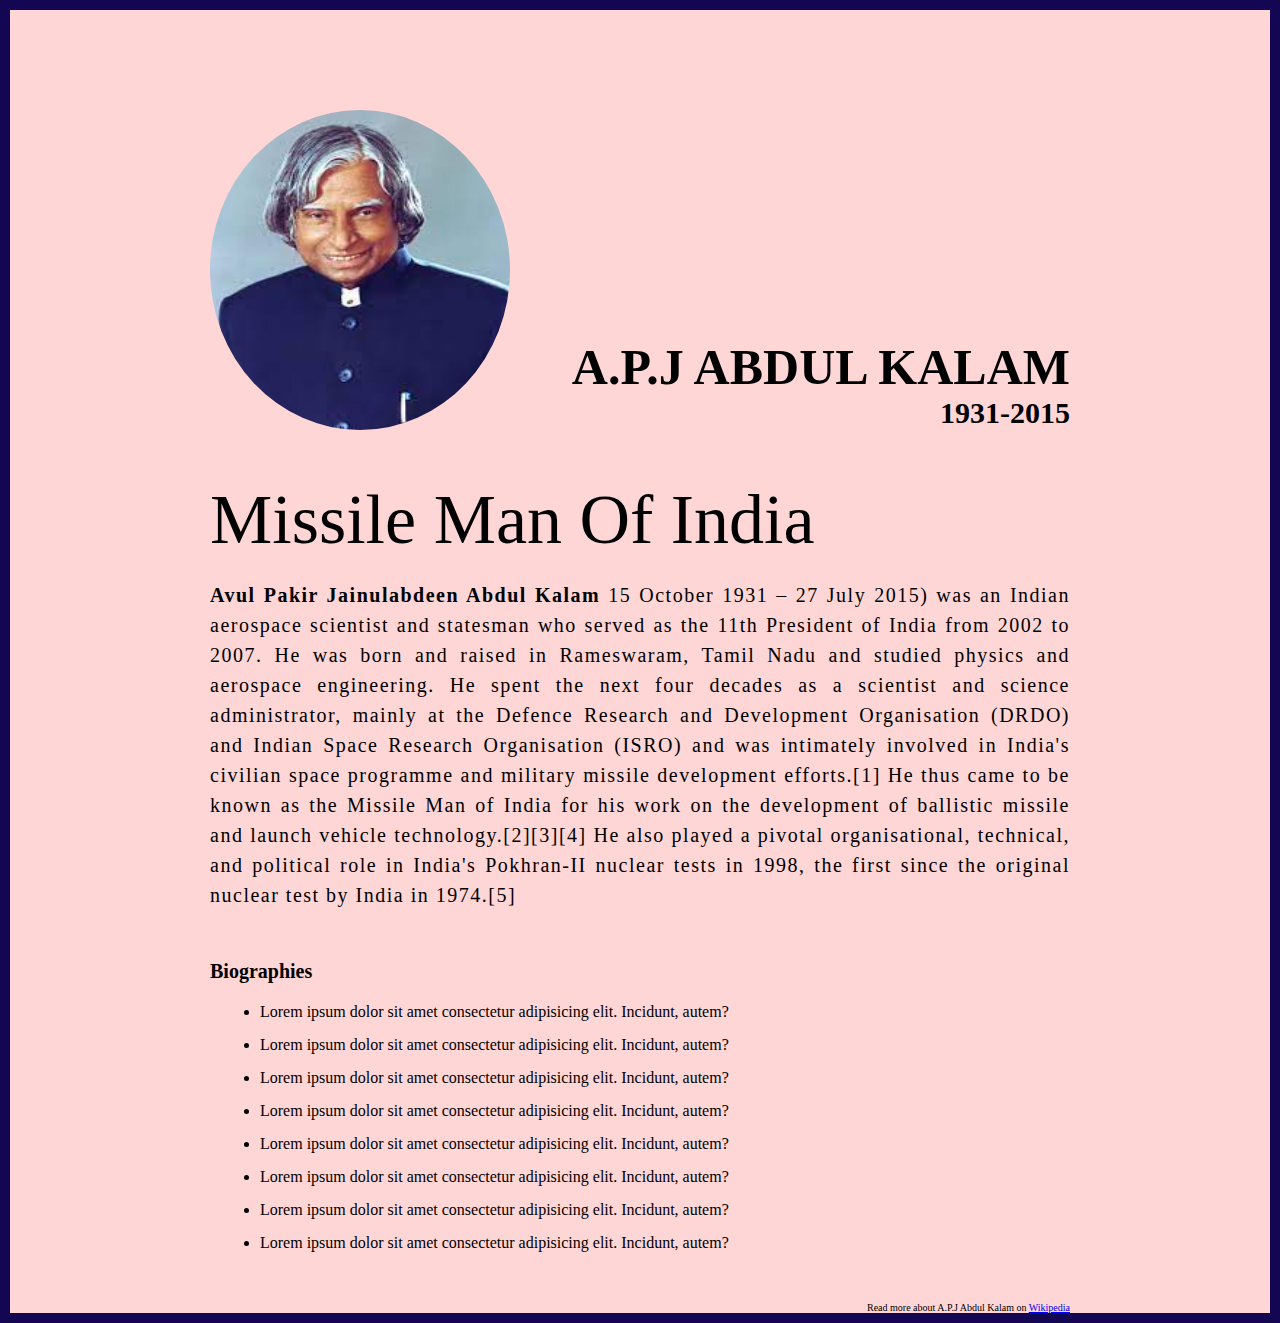
<file: 1-Tribute Website/index.html>
<!DOCTYPE html>
<html lang="en">

<head>
    <meta charset="UTF-8">
    <meta http-equiv="X-UA-Compatible" content="IE=edge">
    <meta name="viewport" content="width=device-width, initial-scale=1.0">
    <title>The Tribute Website - A.P.J Abdul Kalam</title>
    <link rel="stylesheet" href="style.css">
</head>

<body>
    <div class="container">
        <div class="content">
            <section class="top_section">
                <div class="image_container">
                    <img src="./images/apj.jpg" alt="tribute" />
                </div>
                <div class="title">
                    <h1>A.P.J Abdul Kalam</h1>
                    <h4>1931-2015</h4>
                </div>
            </section>
            <section class="about_section">
                <h2>Missile Man Of India</h2>
                <p><b>Avul Pakir Jainulabdeen Abdul Kalam</b> 15 October 1931 – 27 July 2015) was an Indian aerospace
                    scientist and statesman who served as the 11th President of India from 2002 to 2007. He was born and
                    raised in Rameswaram, Tamil Nadu and studied physics and aerospace engineering. He spent the next
                    four decades as a scientist and science administrator, mainly at the Defence Research and
                    Development Organisation (DRDO) and Indian Space Research Organisation (ISRO) and was intimately
                    involved in India's civilian space programme and military missile development efforts.[1] He thus
                    came to be known as the Missile Man of India for his work on the development of ballistic missile
                    and launch vehicle technology.[2][3][4] He also played a pivotal organisational, technical, and
                    political role in India's Pokhran-II nuclear tests in 1998, the first since the original nuclear
                    test by India in 1974.[5] </p>
            </section>

            <section class="biography_section">
                <h3>Biographies</h3>
                <ul>
                    <li>Lorem ipsum dolor sit amet consectetur adipisicing elit. Incidunt, autem?</li>
                    <li>Lorem ipsum dolor sit amet consectetur adipisicing elit. Incidunt, autem?</li>
                    <li>Lorem ipsum dolor sit amet consectetur adipisicing elit. Incidunt, autem?</li>
                    <li>Lorem ipsum dolor sit amet consectetur adipisicing elit. Incidunt, autem?</li>
                    <li>Lorem ipsum dolor sit amet consectetur adipisicing elit. Incidunt, autem?</li>
                    <li>Lorem ipsum dolor sit amet consectetur adipisicing elit. Incidunt, autem?</li>
                    <li>Lorem ipsum dolor sit amet consectetur adipisicing elit. Incidunt, autem?</li>
                    <li>Lorem ipsum dolor sit amet consectetur adipisicing elit. Incidunt, autem?</li>
                </ul>
            </section>
            <footer>
                <p> Read more about A.P.J Abdul Kalam on <a
                        href="https://en.wikipedia.org/wiki/A._P._J_Abdul_Kalam">Wikipedia</a></p>
            </footer>
        </div>
    </div>
</body>

</html>
</file>
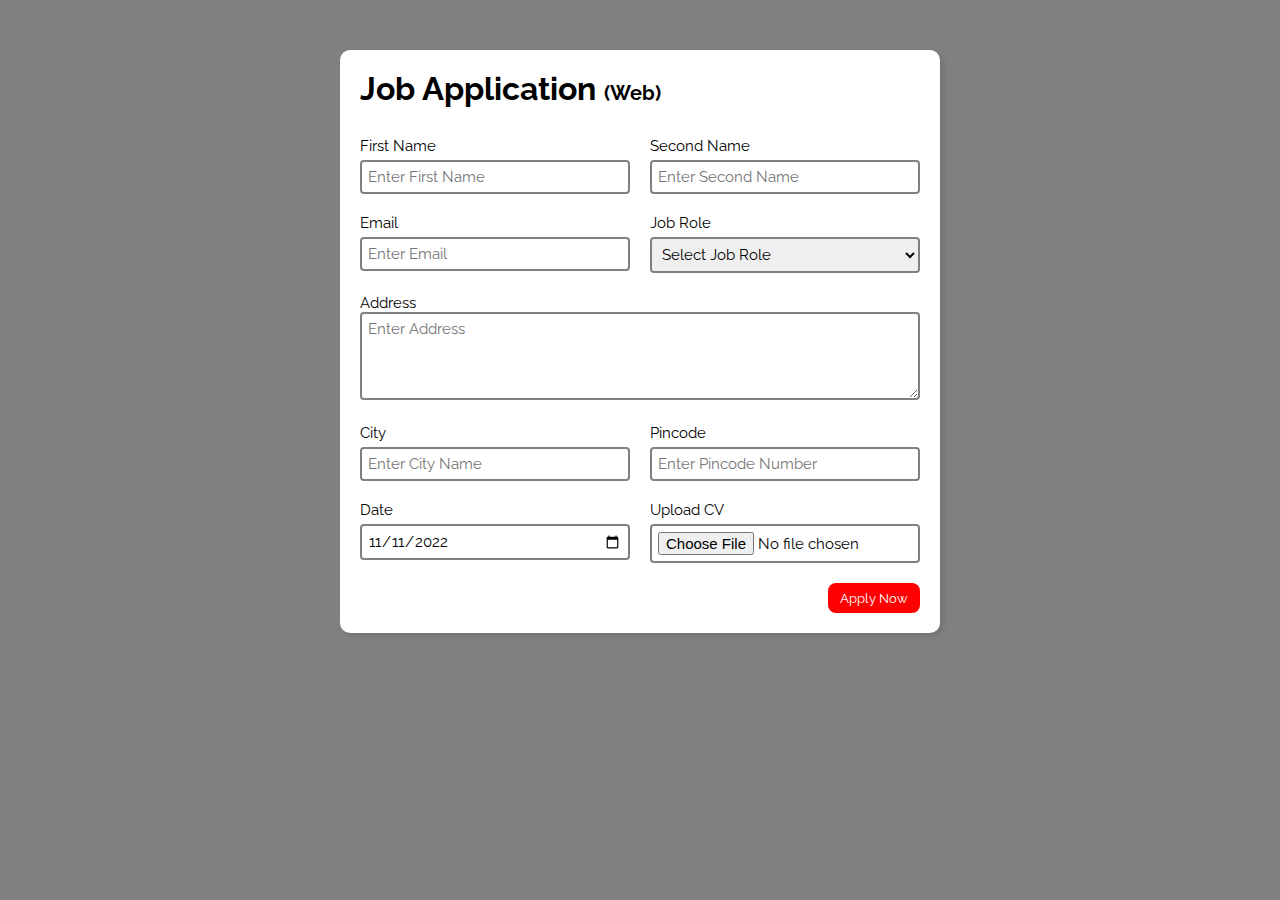
<file: 2-Job Application Website/index.html>
<!DOCTYPE html>
<html lang="en">

<head>
    <meta charset="UTF-8">
    <meta http-equiv="X-UA-Compatible" content="IE=edge">
    <meta name="viewport" content="width=device-width, initial-scale=1.0">
    <title>Job Application Website</title>
    <link rel="stylesheet" href="style.css">
</head>

<body>
    <div class="container">
        <div class="apply_box">
            <h1>Job Application
                <span class="title_small">
                    (Web)
                </span>
            </h1>

            <form action="">
                <div class="form_container">

                    <div class="form_control">
                        <label for="first_name">First Name</label>
                        <input type="text" name="first_name" id="first_name" placeholder="Enter First Name">
                    </div>

                    <div class="form_control">
                        <label for="second_name">Second Name</label>
                        <input type="text" name="second_name" id="second_name" placeholder="Enter Second Name">
                    </div>

                    <div class="form_control">
                        <label for="email">Email</label>
                        <input type="email" name="email" id="email" placeholder="Enter Email">
                    </div>

                    <div class="form_control">
                        <label for="job_role">Job Role</label>
                        <select name="job_role" id="job_role">
                            <option value="">Select Job Role</option>
                            <option value="frontend">Frontend Developer</option>
                            <option value="backend">Backend Developer</option>
                            <option value="full_stack">Full Stack Developer</option>
                            <option value="ui_ux">Full Stack Developer</option>
                        </select>
                    </div>

                    <div class="textarea_control">
                        <label for="address">Address</label>
                        <textarea name="address" id="address" cols="50" rows="4" placeholder="Enter Address"></textarea>
                    </div>

                    <div class="form_control">
                        <label for="city">City</label>
                        <input type="text" name="city" id="city" placeholder="Enter City Name">
                    </div>

                    <div class="form_control">
                        <label for="pincode">Pincode</label>
                        <input type="number" name="pincode" id="pincode" placeholder="Enter Pincode Number">
                    </div>

                    <div class="form_control">
                        <label for="date">Date</label>
                        <input type="date" value="2022-11-11" name="date" id="date">
                    </div>

                    <div class="form_control">
                        <label for="upload">Upload CV</label>
                        <input type="file" name="upload" id="upload">
                    </div>

                </div>

                <div class="button_container">
                    <button type="button"> Apply Now</button>
                </div>

            </form>
        </div>
    </div>
</body>

</html>
</file>
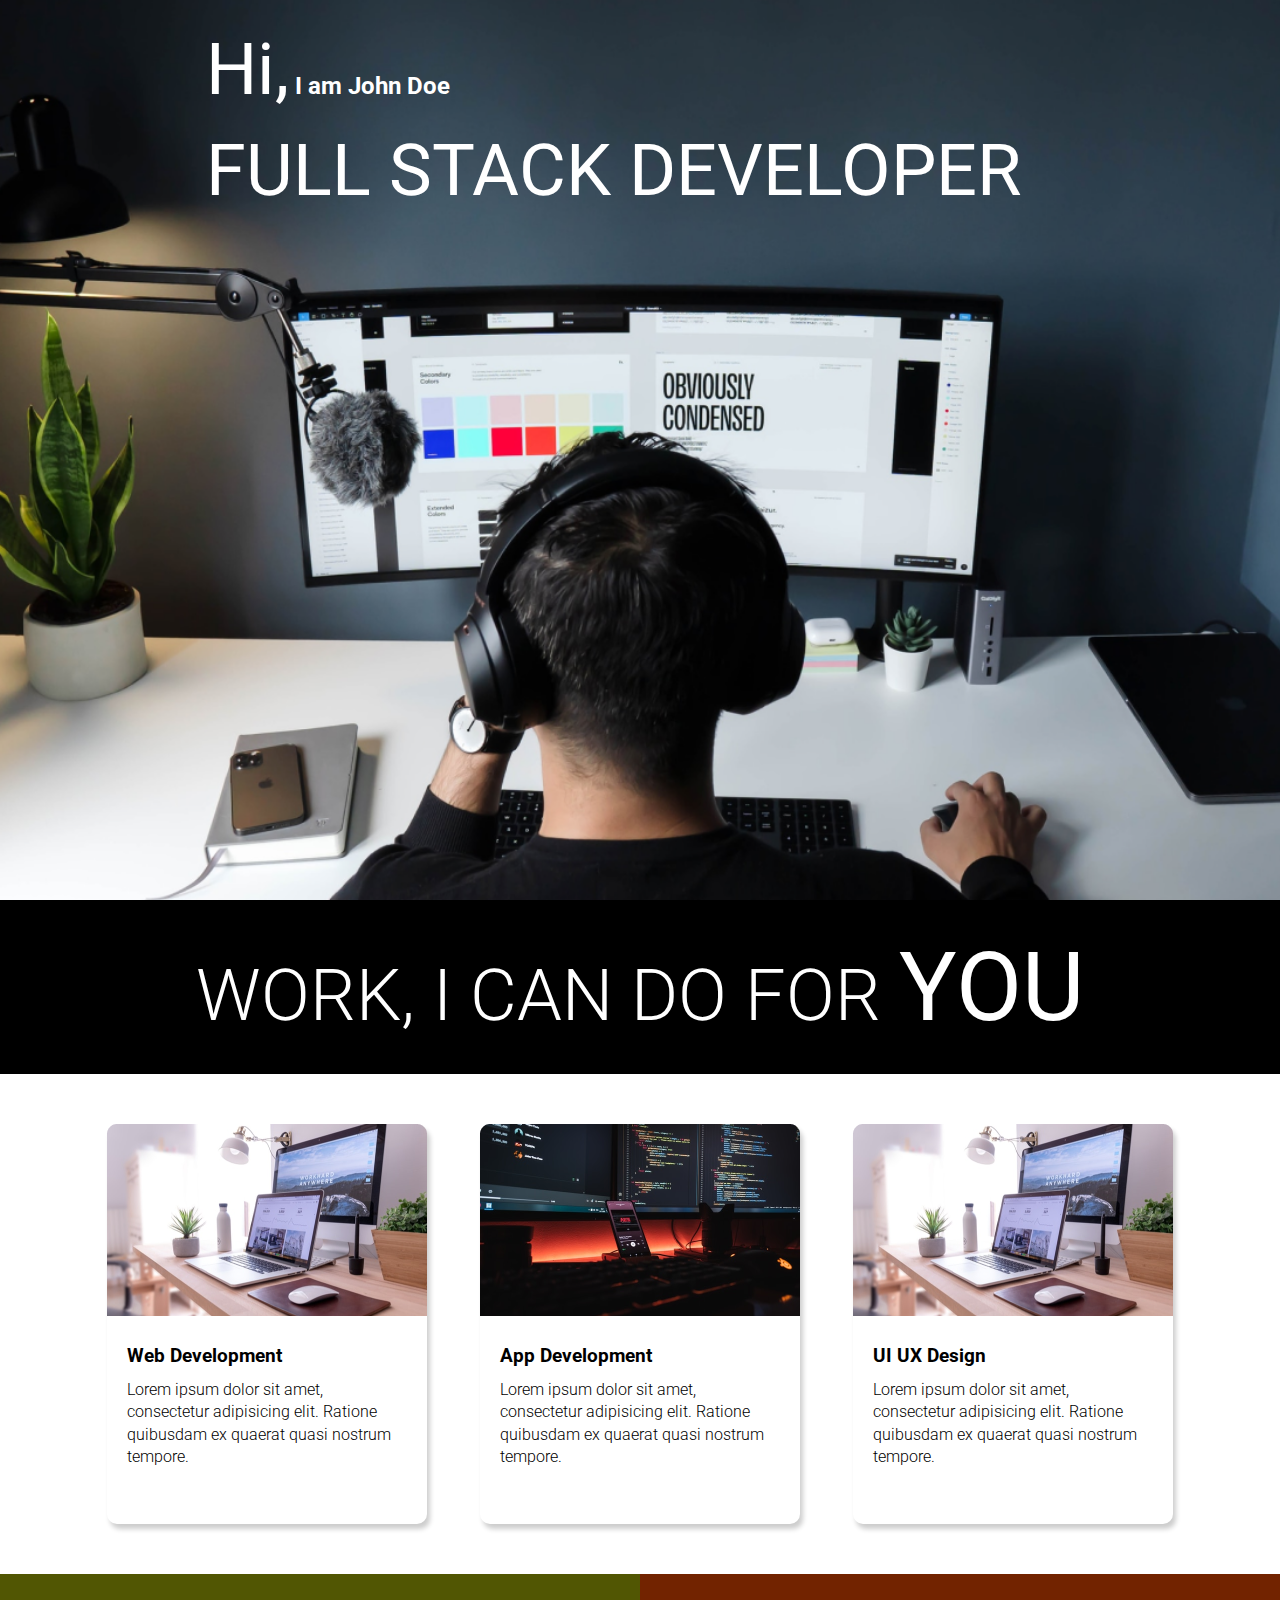
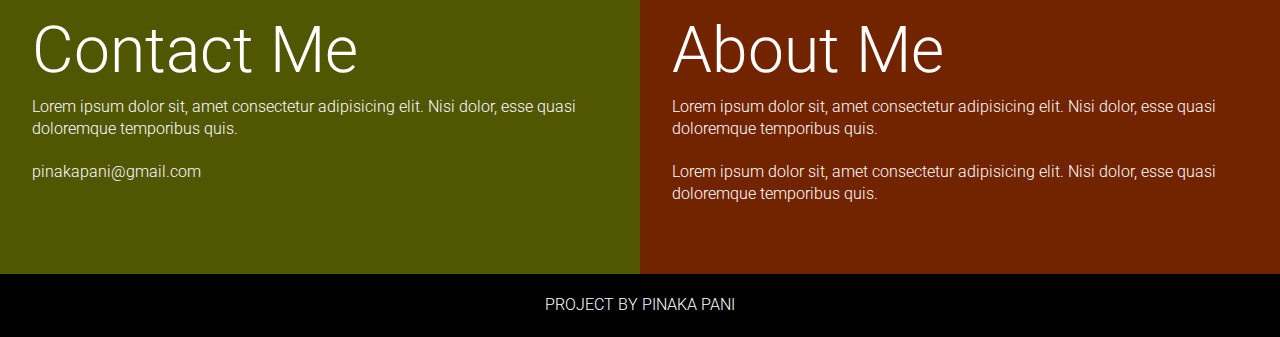
<file: 4-Developer Landing Page/index.html>
<!DOCTYPE html>
<html lang="en">

<head>
    <meta charset="UTF-8" />
    <meta http-equiv="X-UA-Compatible" content="IE=edge" />
    <meta name="viewport" content="width=device-width, initial-scale=1.0" />
    <title>Developer | Landing Page</title>
    <link rel="stylesheet" href="style.css" />
</head>

<body>
    <section class="hero_section">
        <div class="text_container">
            <h2><span class="lg_text">Hi,</span> I am John Doe</h2>
            <h1 class="lg_text">FULL STACK DEVELOPER</h1>
        </div>
    </section>
    <section class="black_box">
        <h2>WORK, I CAN DO FOR <span>YOU</span></h2>
    </section>
    <section class="work">
        <div class="grid_item">
            <div class="card">
                <div class="image_container">
                    <img src="images/web.png" alt="web development" />
                </div>
                <div class="card_content">
                    <h3>Web Development</h3>
                    <p>
                        Lorem ipsum dolor sit amet, consectetur adipisicing elit. Ratione
                        quibusdam ex quaerat quasi nostrum tempore.
                    </p>
                </div>
            </div>
        </div>
        <div class="grid_item">
            <div class="card">
                <div class="image_container">
                    <img src="images/mobile.png" alt="app development" />
                </div>
                <div class="card_content">
                    <h3>App Development</h3>
                    <p>
                        Lorem ipsum dolor sit amet, consectetur adipisicing elit. Ratione
                        quibusdam ex quaerat quasi nostrum tempore.
                    </p>
                </div>
            </div>
        </div>
        <div class="grid_item">
            <div class="card">
                <div class="image_container">
                    <img src="images/web.png" alt="web development" />
                </div>
                <div class="card_content">
                    <h3>UI UX Design</h3>
                    <p>
                        Lorem ipsum dolor sit amet, consectetur adipisicing elit. Ratione
                        quibusdam ex quaerat quasi nostrum tempore.
                    </p>
                </div>
            </div>
        </div>
    </section>
    <section class="bottom_section">
        <div class="contact">
            <h2>Contact Me</h2>
            <p>
                Lorem ipsum dolor sit, amet consectetur adipisicing elit. Nisi dolor,
                esse quasi doloremque temporibus quis.
            </p>
            <p>pinakapani@gmail.com</p>
        </div>
        <div class="about">
            <h2>About Me</h2>

            <p>
                Lorem ipsum dolor sit, amet consectetur adipisicing elit. Nisi dolor,
                esse quasi doloremque temporibus quis.
            </p>
            <p>
                Lorem ipsum dolor sit, amet consectetur adipisicing elit. Nisi dolor,
                esse quasi doloremque temporibus quis.
            </p>
        </div>
    </section>
    <footer>Project By Pinaka Pani</footer>
</body>

</html>
</file>
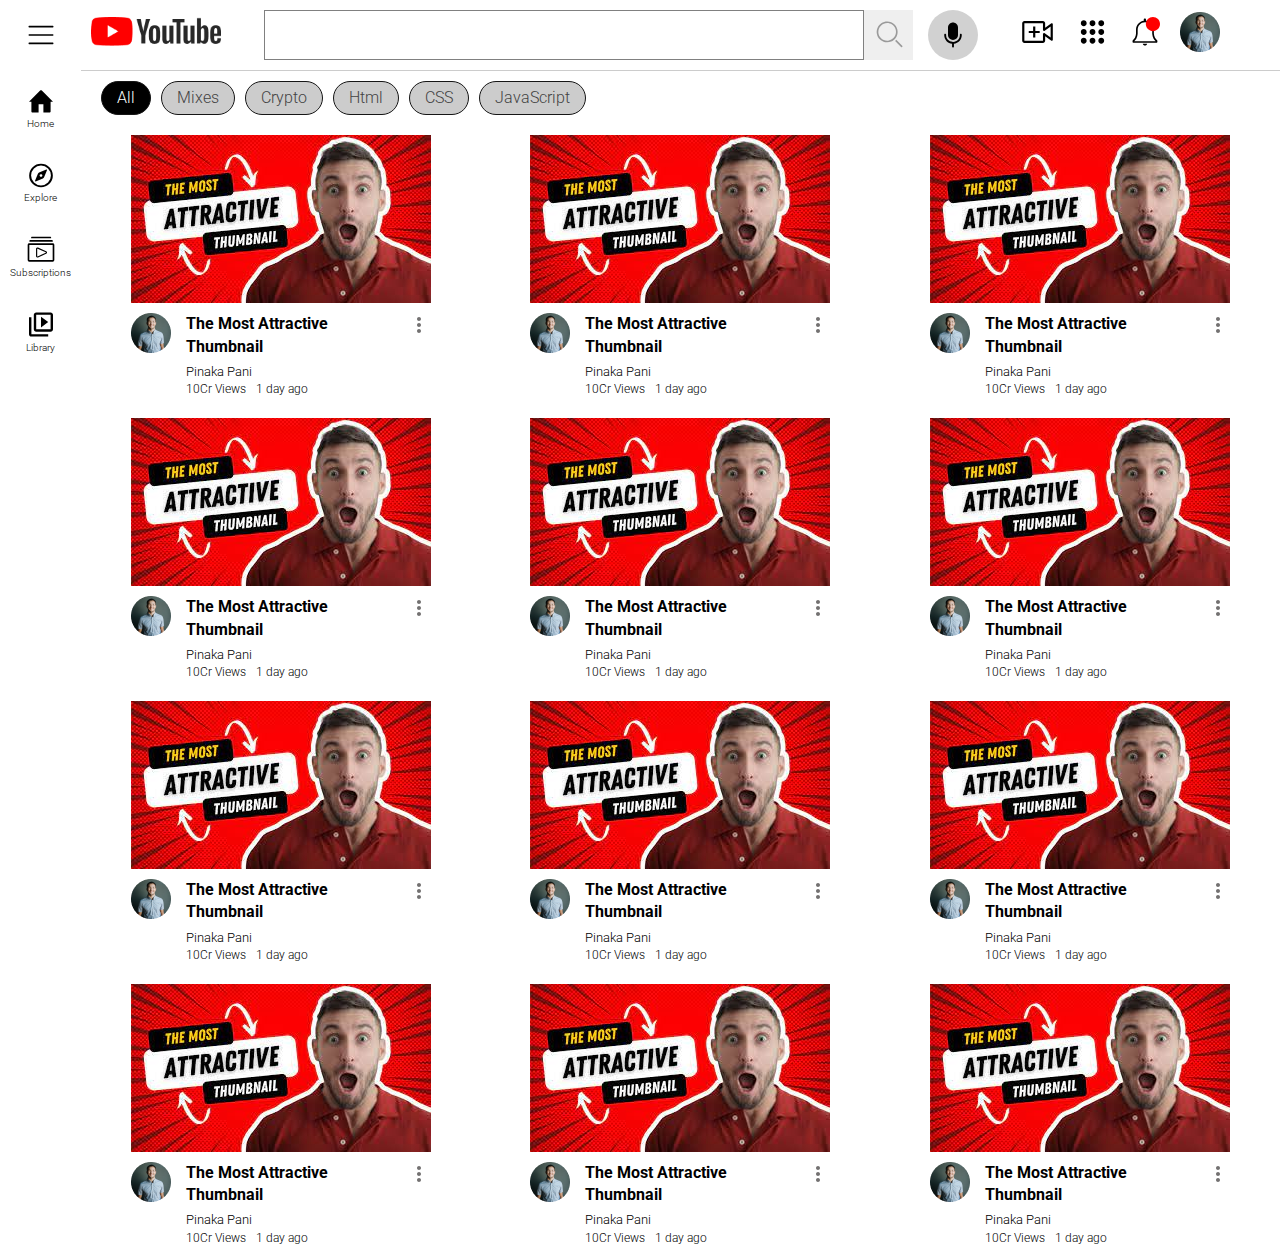
<file: 7-Youtube Clone/index.html>
<!DOCTYPE html>
<html lang="en">

<head>
    <meta charset="UTF-8">
    <meta http-equiv="X-UA-Compatible" content="IE=edge">
    <meta name="viewport" content="width=device-width, initial-scale=1.0">
    <title>Youtube Clone</title>
    <link rel="stylesheet" href="style.css
    ">
</head>

<body>

    <div class="container">
        <aside>
            <div class="bars">
                <img src="icons/bars.svg" alt="bars">
            </div>
            <div class="side-icons">
                <i>
                    <img src="icons/home.svg" alt="home">
                </i>
                <p>Home</p>
            </div>
            <div class="side-icons">
                <i>
                    <img src="icons/compass.svg" alt="home">
                </i>
                <p>Explore</p>
            </div>
            <div class="side-icons">
                <i>
                    <img src="icons/video-gallary.svg" alt="home">
                </i>
                <p>Subscriptions</p>
            </div>
            <div class="side-icons">
                <i>
                    <img src="icons/video-library.svg" alt="home">
                </i>
                <p>Library</p>
            </div>
        </aside>

        <div class="main-container">
            <header>
                <nav>
                    <div class="logo">
                        <img src="images/youtube-logo.png" alt="Youtube Logo">
                    </div>
                    <div class="center-nav">
                        <div class="search">
                            <input type="text">
                            <button>
                                <img src="icons/search.svg" alt="search">
                            </button>
                        </div>
                        <div class="mic">
                            <img src="icons/mic.svg" alt="mic">
                        </div>
                    </div>
                    <div class="side-nav">
                        <i>
                            <img src="icons/video-add.svg" alt="video add">
                        </i>
                        <i>
                            <img src="icons/dot-grid.svg" alt="dot grid">
                        </i>
                        <i>
                            <img src="icons/bell.svg" alt="bell">
                        </i>
                        <i>
                            <img src="images/avatar.png" alt="avatar">
                        </i>
                    </div>
                </nav>
                <div class="tags">
                    <div class="tag dark">All</div>
                    <div class="tag light">Mixes</div>
                    <div class="tag light">Crypto</div>
                    <div class="tag light">Html</div>
                    <div class="tag light">CSS</div>
                    <div class="tag light">JavaScript</div>
                </div>
            </header>

            <main>
                <div class="card-container">
                    <div class="card">
                        <img src="images/thumbnail.jpg" alt="">
                        <div class="avatar-content">
                            <div class="avatar">
                                <img src="images/avatar.png" alt="">
                            </div>
                            <div class="content">
                                <h3>The Most Attractive Thumbnail</h3>
                                <p class="channel-name">Pinaka Pani</p>
                                <div class="content-status">
                                    <p>10Cr Views </p>
                                    <p>1 day ago</p>
                                </div>
                            </div>
                            <div class="dots">
                                <img src="icons/dots.svg" alt="dots">
                            </div>
                        </div>
                    </div>

                    <div class="card">
                        <img src="images/thumbnail.jpg" alt="">
                        <div class="avatar-content">
                            <div class="avatar">
                                <img src="images/avatar.png" alt="">
                            </div>
                            <div class="content">
                                <h3>The Most Attractive Thumbnail</h3>
                                <p class="channel-name">Pinaka Pani</p>
                                <div class="content-status">
                                    <p>10Cr Views </p>
                                    <p>1 day ago</p>
                                </div>
                            </div>
                            <div class="dots">
                                <img src="icons/dots.svg" alt="dots">
                            </div>
                        </div>
                    </div>

                    <div class="card">
                        <img src="images/thumbnail.jpg" alt="">
                        <div class="avatar-content">
                            <div class="avatar">
                                <img src="images/avatar.png" alt="">
                            </div>
                            <div class="content">
                                <h3>The Most Attractive Thumbnail</h3>
                                <p class="channel-name">Pinaka Pani</p>
                                <div class="content-status">
                                    <p>10Cr Views </p>
                                    <p>1 day ago</p>
                                </div>
                            </div>
                            <div class="dots">
                                <img src="icons/dots.svg" alt="dots">
                            </div>
                        </div>
                    </div>

                    <div class="card">
                        <img src="images/thumbnail.jpg" alt="">
                        <div class="avatar-content">
                            <div class="avatar">
                                <img src="images/avatar.png" alt="">
                            </div>
                            <div class="content">
                                <h3>The Most Attractive Thumbnail</h3>
                                <p class="channel-name">Pinaka Pani</p>
                                <div class="content-status">
                                    <p>10Cr Views </p>
                                    <p>1 day ago</p>
                                </div>
                            </div>
                            <div class="dots">
                                <img src="icons/dots.svg" alt="dots">
                            </div>
                        </div>
                    </div>

                    <div class="card">
                        <img src="images/thumbnail.jpg" alt="">
                        <div class="avatar-content">
                            <div class="avatar">
                                <img src="images/avatar.png" alt="">
                            </div>
                            <div class="content">
                                <h3>The Most Attractive Thumbnail</h3>
                                <p class="channel-name">Pinaka Pani</p>
                                <div class="content-status">
                                    <p>10Cr Views </p>
                                    <p>1 day ago</p>
                                </div>
                            </div>
                            <div class="dots">
                                <img src="icons/dots.svg" alt="dots">
                            </div>
                        </div>
                    </div>

                    <div class="card">
                        <img src="images/thumbnail.jpg" alt="">
                        <div class="avatar-content">
                            <div class="avatar">
                                <img src="images/avatar.png" alt="">
                            </div>
                            <div class="content">
                                <h3>The Most Attractive Thumbnail</h3>
                                <p class="channel-name">Pinaka Pani</p>
                                <div class="content-status">
                                    <p>10Cr Views </p>
                                    <p>1 day ago</p>
                                </div>
                            </div>
                            <div class="dots">
                                <img src="icons/dots.svg" alt="dots">
                            </div>
                        </div>
                    </div>

                    <div class="card">
                        <img src="images/thumbnail.jpg" alt="">
                        <div class="avatar-content">
                            <div class="avatar">
                                <img src="images/avatar.png" alt="">
                            </div>
                            <div class="content">
                                <h3>The Most Attractive Thumbnail</h3>
                                <p class="channel-name">Pinaka Pani</p>
                                <div class="content-status">
                                    <p>10Cr Views </p>
                                    <p>1 day ago</p>
                                </div>
                            </div>
                            <div class="dots">
                                <img src="icons/dots.svg" alt="dots">
                            </div>
                        </div>
                    </div>

                    <div class="card">
                        <img src="images/thumbnail.jpg" alt="">
                        <div class="avatar-content">
                            <div class="avatar">
                                <img src="images/avatar.png" alt="">
                            </div>
                            <div class="content">
                                <h3>The Most Attractive Thumbnail</h3>
                                <p class="channel-name">Pinaka Pani</p>
                                <div class="content-status">
                                    <p>10Cr Views </p>
                                    <p>1 day ago</p>
                                </div>
                            </div>
                            <div class="dots">
                                <img src="icons/dots.svg" alt="dots">
                            </div>
                        </div>
                    </div>

                    <div class="card">
                        <img src="images/thumbnail.jpg" alt="">
                        <div class="avatar-content">
                            <div class="avatar">
                                <img src="images/avatar.png" alt="">
                            </div>
                            <div class="content">
                                <h3>The Most Attractive Thumbnail</h3>
                                <p class="channel-name">Pinaka Pani</p>
                                <div class="content-status">
                                    <p>10Cr Views </p>
                                    <p>1 day ago</p>
                                </div>
                            </div>
                            <div class="dots">
                                <img src="icons/dots.svg" alt="dots">
                            </div>
                        </div>
                    </div>

                    <div class="card">
                        <img src="images/thumbnail.jpg" alt="">
                        <div class="avatar-content">
                            <div class="avatar">
                                <img src="images/avatar.png" alt="">
                            </div>
                            <div class="content">
                                <h3>The Most Attractive Thumbnail</h3>
                                <p class="channel-name">Pinaka Pani</p>
                                <div class="content-status">
                                    <p>10Cr Views </p>
                                    <p>1 day ago</p>
                                </div>
                            </div>
                            <div class="dots">
                                <img src="icons/dots.svg" alt="dots">
                            </div>
                        </div>
                    </div>

                    <div class="card">
                        <img src="images/thumbnail.jpg" alt="">
                        <div class="avatar-content">
                            <div class="avatar">
                                <img src="images/avatar.png" alt="">
                            </div>
                            <div class="content">
                                <h3>The Most Attractive Thumbnail</h3>
                                <p class="channel-name">Pinaka Pani</p>
                                <div class="content-status">
                                    <p>10Cr Views </p>
                                    <p>1 day ago</p>
                                </div>
                            </div>
                            <div class="dots">
                                <img src="icons/dots.svg" alt="dots">
                            </div>
                        </div>
                    </div>

                    <div class="card">
                        <img src="images/thumbnail.jpg" alt="">
                        <div class="avatar-content">
                            <div class="avatar">
                                <img src="images/avatar.png" alt="">
                            </div>
                            <div class="content">
                                <h3>The Most Attractive Thumbnail</h3>
                                <p class="channel-name">Pinaka Pani</p>
                                <div class="content-status">
                                    <p>10Cr Views </p>
                                    <p>1 day ago</p>
                                </div>
                            </div>
                            <div class="dots">
                                <img src="icons/dots.svg" alt="dots">
                            </div>
                        </div>
                    </div>


                </div>
            </main>

        </div>
    </div>
</body>

</html>
</file>
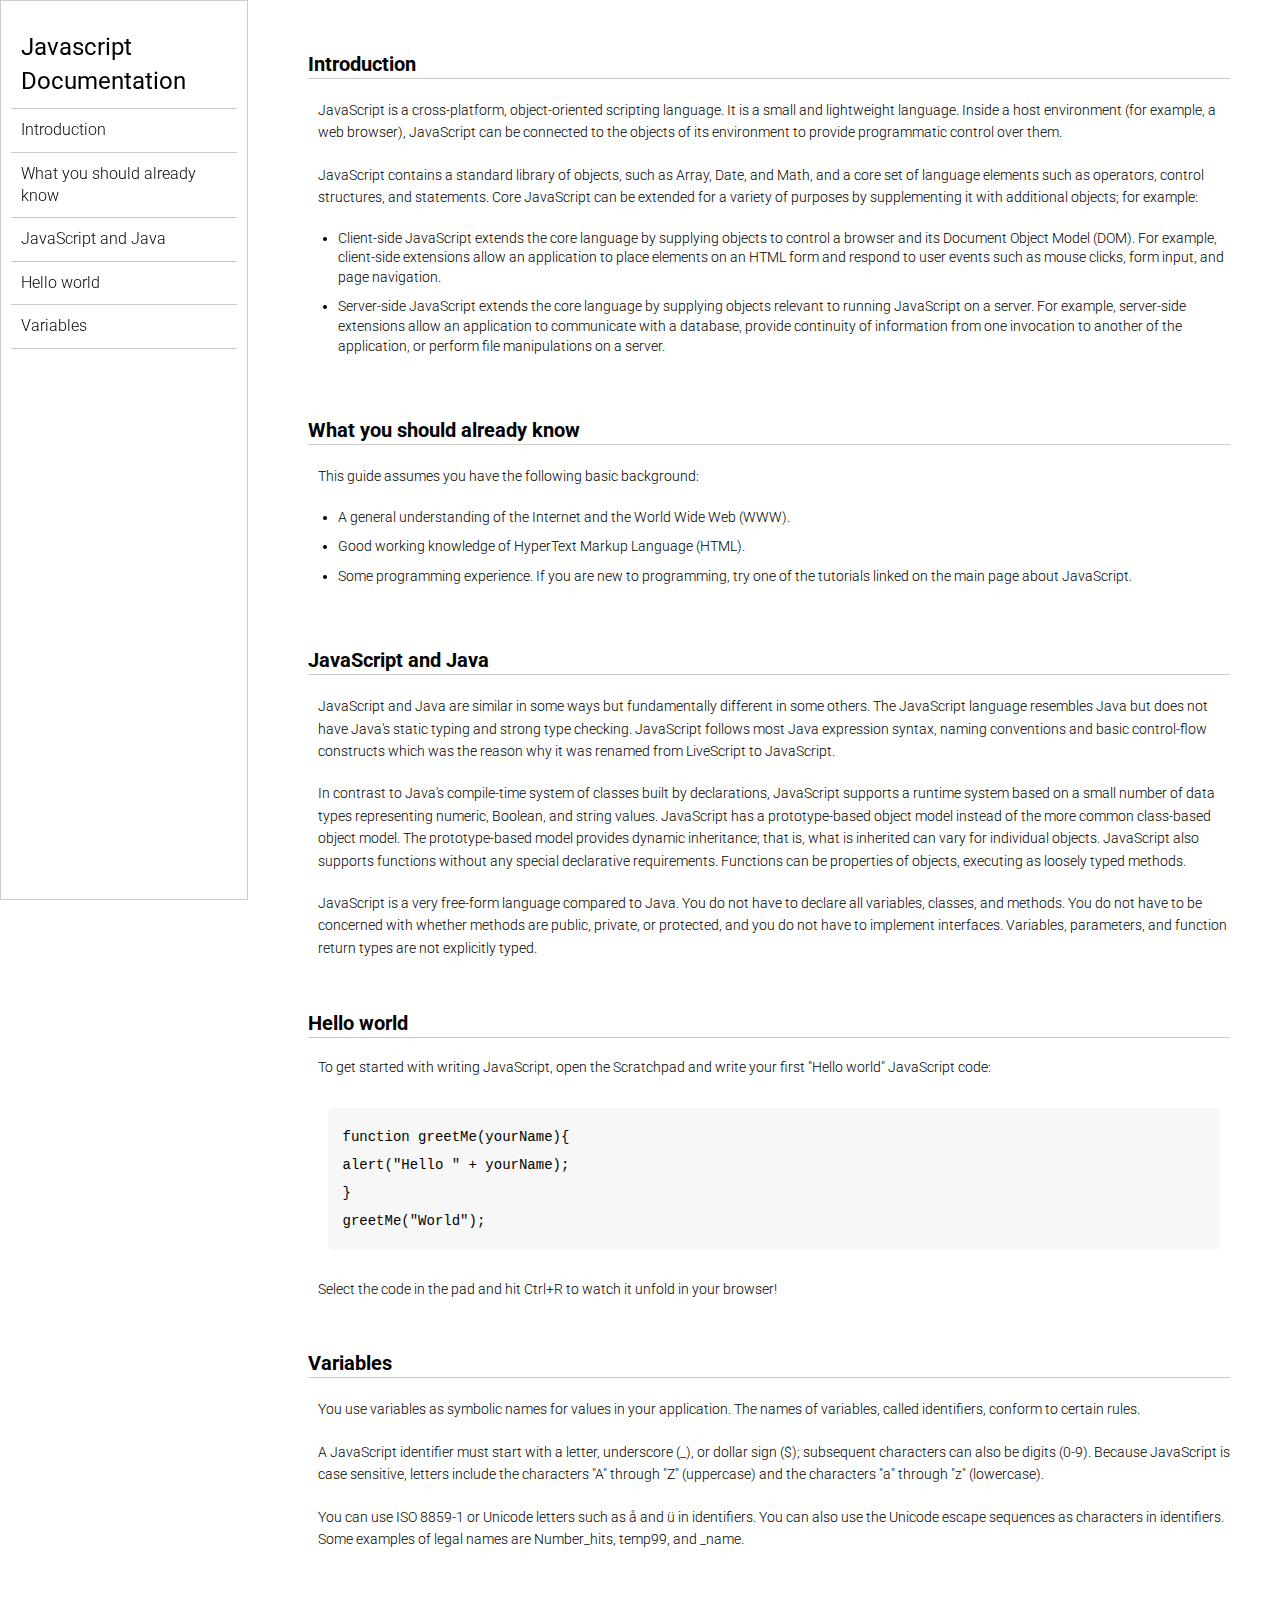
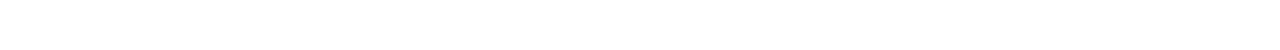
<file: 8-Javascript Documentation/index.html>
<!DOCTYPE html>
<html lang="en">

<head>
    <meta charset="UTF-8" />
    <meta http-equiv="X-UA-Compatible" content="IE=edge" />
    <meta name="viewport" content="width=device-width, initial-scale=1.0" />
    <title>Javascript Documentation</title>
    <link rel="stylesheet" href="style.css" />
    <link rel="stylesheet" href="style.css" />
</head>

<body>
    <header>
        <nav>
            <h1>Javascript Documentation</h1>
            <ul>
                <a href="#Introduction">
                    <li>Introduction</li>
                </a>
                <a href="#What_you_should_already_know">
                    <li>What you should already know</li>
                </a>
                <a href="#JavaScript_and_Java">
                    <li>JavaScript and Java</li>
                </a>
                <a href="#Hello_world">
                    <li>Hello world</li>
                </a>
                <a href="#Variables">
                    <li>Variables</li>
                </a>
            </ul>
        </nav>
    </header>
    <main>
        <section id="Introduction">
            <h2>Introduction</h2>
            <article>
                <p>
                    JavaScript is a cross-platform, object-oriented scripting language.
                    It is a small and lightweight language. Inside a host environment
                    (for example, a web browser), JavaScript can be connected to the
                    objects of its environment to provide programmatic control over
                    them.
                </p>

                <p>
                    JavaScript contains a standard library of objects, such as Array,
                    Date, and Math, and a core set of language elements such as
                    operators, control structures, and statements. Core JavaScript can
                    be extended for a variety of purposes by supplementing it with
                    additional objects; for example:
                </p>
                <ul>
                    <li>
                        Client-side JavaScript extends the core language by supplying
                        objects to control a browser and its Document Object Model (DOM).
                        For example, client-side extensions allow an application to place
                        elements on an HTML form and respond to user events such as mouse
                        clicks, form input, and page navigation.
                    </li>
                    <li>
                        Server-side JavaScript extends the core language by supplying
                        objects relevant to running JavaScript on a server. For example,
                        server-side extensions allow an application to communicate with a
                        database, provide continuity of information from one invocation to
                        another of the application, or perform file manipulations on a
                        server.
                    </li>
                </ul>
            </article>
        </section>
        <section id="What_you_should_already_know">
            <h2>What you should already know</h2>
            <article>
                <p>This guide assumes you have the following basic background:</p>

                <ul>
                    <li>
                        A general understanding of the Internet and the World Wide Web
                        (WWW).
                    </li>
                    <li>Good working knowledge of HyperText Markup Language (HTML).</li>
                    <li>
                        Some programming experience. If you are new to programming, try
                        one of the tutorials linked on the main page about JavaScript.
                    </li>
                </ul>
            </article>
        </section>
        <section id="JavaScript_and_Java">
            <h2>JavaScript and Java</h2>
            <article>
                <p>
                    JavaScript and Java are similar in some ways but fundamentally
                    different in some others. The JavaScript language resembles Java but
                    does not have Java's static typing and strong type checking.
                    JavaScript follows most Java expression syntax, naming conventions
                    and basic control-flow constructs which was the reason why it was
                    renamed from LiveScript to JavaScript.
                </p>

                <p>
                    In contrast to Java's compile-time system of classes built by
                    declarations, JavaScript supports a runtime system based on a small
                    number of data types representing numeric, Boolean, and string
                    values. JavaScript has a prototype-based object model instead of the
                    more common class-based object model. The prototype-based model
                    provides dynamic inheritance; that is, what is inherited can vary
                    for individual objects. JavaScript also supports functions without
                    any special declarative requirements. Functions can be properties of
                    objects, executing as loosely typed methods.
                </p>
                <p>
                    JavaScript is a very free-form language compared to Java. You do not
                    have to declare all variables, classes, and methods. You do not have
                    to be concerned with whether methods are public, private, or
                    protected, and you do not have to implement interfaces. Variables,
                    parameters, and function return types are not explicitly typed.
                </p>
            </article>
        </section>
        <section id="Hello_world">
            <h2>Hello world</h2>
            <article>
                To get started with writing JavaScript, open the Scratchpad and write
                your first "Hello world" JavaScript code:
                <code>function greetMe(yourName){ 
                        alert("Hello " + yourName); 
                    }
                    greetMe("World");
          </code>

                Select the code in the pad and hit Ctrl+R to watch it unfold in your
                browser!
            </article>
        </section>
        <section id="Variables">
            <h2>Variables</h2>
            <article>
                <p>
                    You use variables as symbolic names for values in your application.
                    The names of variables, called identifiers, conform to certain
                    rules.
                </p>
                <p>
                    A JavaScript identifier must start with a letter, underscore (_), or
                    dollar sign ($); subsequent characters can also be digits (0-9).
                    Because JavaScript is case sensitive, letters include the characters
                    "A" through "Z" (uppercase) and the characters "a" through "z"
                    (lowercase).
                </p>
                <p>
                    You can use ISO 8859-1 or Unicode letters such as å and ü in
                    identifiers. You can also use the Unicode escape sequences as
                    characters in identifiers. Some examples of legal names are
                    Number_hits, temp99, and _name.
                </p>
            </article>
        </section>
    </main>
</body>

</html>
</file>
<file: 1-Tribute Website/style.css>
*{
    margin: 0;
    padding: 0;
    box-sizing: border-box;
}

html{
    font-size: 62.5%;
}

.container{
    background-color: #ffd6d6;
    min-height: 100vh;
    border: 1.0rem solid;
    border-color: rgb(19, 7, 83);
}
.content{
    max-width: 90.0rem;
    margin: 0 auto;
    padding: 0 2.0rem;
}

.top_section{
    margin-top: 10.0rem;
    display: flex;
    justify-content: space-between;
    align-items: flex-end;
}

.top_section h1{
    font-size: 5.0rem;
    font-weight: bold;
    color: black;
    text-transform: uppercase;
}

.top_section h4{
    font-size: 3.0rem;
    font-weight: bold;
    text-align: end;
}

.image_container{
    border-radius: 50%;
    overflow: hidden;
    
}

.image_container,
img{
    width: 30.0rem;
    height: 32.0rem;
} 

.about_section{
    margin-top: 5.0rem;
}

.about_section h2{
    font-size: 7.0rem;
    font-weight: 400;
    margin-bottom: 2.0rem;
}

.about_section p{
    font-size: 2.0rem;
    line-height: 3.0rem;
    letter-spacing: 0.15rem;
    text-align: justify;
}

.biography_section{
    margin: 5.0rem 0;
}

.biography_section h3{
    font-size: 2rem;
    margin-bottom: 2.0rem;
}

.biography_section ul{
    margin-left: 5.0rem;
}
.biography_section li{
    margin-bottom: 1.5rem;

}

.biography_section ul li{
    font-size: 1.6rem;
}

footer{
    margin-top: 5.0rem;
}

footer p{
    text-align: end;
}

@media (max-width:768px) {
    .top_section{
        flex-direction: column;
        align-items: center;
    }
    html{
        font-size: 40%;
    }
}
</file>
<file: 2-Job Application Website/style.css>
@import url('https://fonts.googleapis.com/css2?family=Raleway:wght@500&display=swap');
*{
    margin: 0;
    padding: 0;
    box-sizing: border-box;
    font-family: 'Raleway', sans-serif;
}

body{
    background-color: gray;
}

.container{
    max-width: 900px;
    margin: 0 auto;
    margin-top: 50px;
}

.apply_box{
    max-width: 600px;
    background-color: white;
    padding: 20px;
    margin: 0 auto;
    box-shadow: 4px 3px 5px rgb(1,1,1,0.1) ;
    border-radius: 10px;
 
}

.title_small{
    font-size: 20px;
}

.apply_box h1{
    margin-bottom: 30px;
}


.form_container{
    display: grid;
    grid-template-columns: repeat(auto-fit,minmax(200px,1fr));
    gap: 20px;
}

.form_control{
    display: flex;
    flex-direction: column;
}

label{
    font-size: 15px;
    margin-bottom: 5px;
}

input,select,textarea{
    padding: 6px;
    border: 2px solid gray;
    border-radius: 4px;
    font-size: 15px;
}
input:focus{
    outline-color: red;
}

.button_container{
    display: flex;
    justify-content: end;
    margin-top: 20px;
}

button{
    background-color: red;
    border: transparent solid 2px;
    cursor: pointer;
    padding: 5px 10px;
    border-radius: 8px;
    transition: 0.3s ease-out;
    color: white;
}

button:hover{
    background-color: gray;
    color: black;
    border: 2px solid red;
    transition: 0.3s ease-out;
}

.textarea_control{
    grid-column: 1 / span 2;
}

.textarea_control textarea{
    width: 100%;
}

@media(max-width: 460px) {
    .form_control{
        grid-column: 1 / span 1;
    }
}
</file>
<file: 4-Developer Landing Page/style.css>
@import url("https://fonts.googleapis.com/css2?family=Roboto:ital,wght@0,100;0,300;0,400;0,500;0,700;0,900;1,100;1,300;1,400;1,500;1,700;1,900&display=swap");
* {
  margin: 0;
  padding: 0;
  box-sizing: border-box;
}

html,
body {
  line-height: 1.4;
  font-weight: 300;
  font-family: "Roboto", sans-serif;
}

.hero_section {
  background-image: url(images/developer.png);
  min-height: 100vh;
  background-position: center;
  background-size: cover;
  background-repeat: no-repeat;
}
.text_container {
  color: white;
  max-width: 900px;
  margin: 0 auto;
  padding-top: 20px;
  padding-left: 16px;
}
.lg_text {
  font-size: 72px;
  font-weight: 400;
}
.black_box {
  background-color: #000;
  padding: 20px;
}
.black_box h2 {
  font-size: 72px;
  color: white;
  text-align: center;
  font-weight: 300;
}

.black_box h2 span {
  font-weight: 400;
  font-size: 96px;
}
.work {
  display: grid;
  gap: 20px;
  grid-template-columns: repeat(auto-fit, minmax(320px, 1fr));

  max-width: 1100px;
  margin: 50px auto;
}
.grid_item {
  display: flex;
  justify-content: center;
  align-items: center;
}
.card {
  max-width: 320px;
  height: 400px;
  border-radius: 10px;
  box-shadow: 3px 5px 5px rgba(1, 1, 1, 0.2);
  transition: 0.2s ease-in-out;
}
.card:hover {
  transform: scale(1.04);
  box-shadow: 3px 5px 5px rgba(1, 1, 1, 0.3);
  transition: 0.2s ease-in-out;
}
.card_content {
  padding: 20px;
}
.card_content h3 {
  margin-bottom: 10px;
}
.bottom_section {
  display: flex;
}
.contact {
  background-color: #515603;
}
.about {
  background-color: #722300;
}

.contact,
.about {
  min-height: 300px;
  padding: 32px;
  color: white;
}
.about h2,
.contact h2 {
  font-size: 64px;
  font-weight: 300;
}
.about p,
.contact p {
  margin-bottom: 20px;
}

footer {
  text-align: center;
  text-transform: uppercase;
  background-color: #000;
  padding: 20px;
  color: white;
}
@media (max-width: 786px) {
  .hero_section {
    min-height: 50vh;
  }
  .text_container {
    padding: 10px 0;
    text-align: center;
  }
  .lg_text {
    font-size: 32px;
  }
  .black_box h2 {
    font-size: 24px;
  }
  .black_box h2 span {
    font-weight: 400;
    font-size: 32px;
  }
  .bottom_section {
    flex-direction: column;
  }
  h1 {
    font-size: 32px;
  }
  .about h2,
  .contact h2 {
    font-size: 32px;
  }
}
</file>
<file: 7-Youtube Clone/style.css>
@import url("https://fonts.googleapis.com/css2?family=Roboto:ital,wght@0,100;0,300;0,400;0,500;0,700;0,900;1,100;1,300;1,400;1,500;1,700;1,900&display=swap");

*{
    margin: 0;
    padding: 0;
    box-sizing: border-box;
}

html,body{
    line-height: 1.4;
    font-weight: 300;
    font-family: "Roboto", sans-serif;
}


/* Nav section */

nav{
    display: flex;
    justify-content: space-between;
    align-items: center;
    padding: 10px;
}

.logo img{
    width: 130px;
    height: auto;
}

.center-nav{
    display: flex;
}

.search{
    display: flex;
}

.search input{
    min-width: 600px;
    padding: 0 20px;
    border: 0.5px solid gray;
    font-size: 24px;
    height: 50px;
}

.search button{
    border: none;
    padding: 0 10px;
    height: 50px;
}

.mic{
    padding: 10px;
    border-radius: 50%;
    background-color: rgb(209, 209, 209);
    display: grid;
    place-items: center;
    margin-left: 15px;
}

.mic img{
    width: 30px;
}

.side-nav{
    display: flex;
    justify-content: center;
    align-items: center;
    gap: 20px;
    margin-right: 50px;
}

/* Nav Below Tags */

.tags{
    display: flex;
    gap: 10px;
    padding: 10px 20px;
    border-top: 1px solid #ccc;
}

.tag{
    padding: 5px 15px;
    border-radius: 20px;
    border: 1px solid rgb(22, 22, 22);
}

.dark{
    background: black;
    color: white;
}

.light{
    background-color: #ccc;
    color: rgb(67, 67, 67);
}

/* side icons */

.container{
    display: flex;
}

aside{
    display: flex;
    flex-direction: column;
    align-items: center;
    padding: 10px;
    gap: 30px; 

}

.side-icons{
    display: flex;
    flex-direction: column;
    align-items: center;
    justify-content: center;
}

.side-icons img{
    width: 30px;
}

.side-icons p{
    font-size: 10px;
    margin-top: -5px;
}

.bars{
    margin-top: 10px;
}

.main-container{
    width: 100%;
}

/* Main Container  */

main{
    min-height: 100vh;
    background: white;
}

.card-container{
    display: grid;
    grid-template-columns: repeat(auto-fit,minmax(320px,1fr));
    place-items: center;
}

.card{
    padding: 10px;
    max-width: 320px;
    display: flex;
    flex-direction: column;
}

.avatar-content{
    display: flex;
    padding-top: 10px;
    gap: 15px;
}

.card h3{
    font-size: 16px;
}

.content{
    display: flex;
    flex-direction: column;
    gap: 5px;
}

.channel-name{
    font-size: 13px;
}

.content-status{
    display: flex;
    gap: 10px;
    font-size: 12px;
    margin-top: -5px;
}
</file>
<file: 8-Javascript Documentation/style.css>
@import url("https://fonts.googleapis.com/css2?family=Roboto:ital,wght@0,100;0,300;0,400;0,500;0,700;0,900;1,100;1,300;1,400;1,500;1,700;1,900&display=swap");

* {
  margin: 0;
  padding: 0;
  box-sizing: border-box;
}
html,
body {
  font-family: "Roboto", sans-serif;
  font-weight: 300;
  line-height: 1.4;
  scroll-behavior: smooth;
}

a {
  text-decoration: none;
}

body {
  display: flex;
  gap: 10px;
}

header {
  border: 1px solid #ccc;
  height: 100vh;
  position: sticky;
  top: 0;
}
nav {
  padding: 20px 10px;
}
nav h1 {
  font-size: 24px;
  font-weight: 400;
  padding: 10px;
  border-bottom: 1px solid #ccc;
}

nav ul {
  list-style: none;
}
nav ul li {
  border-bottom: 1px solid #ccc;
  padding: 10px;
  color: black;
}
nav ul li:hover {
  background: #ccc;
  transition: 0.3s ease-in-out;
}

/* Main Section */

main {
  padding: 50px;
}

section {
  margin-bottom: 50px;
  scroll-margin: 50px;
}

section article {
  max-width: 1200px;
  font-size: 14px;
}
section h2 {
  font-size: 20px;
  border-bottom: 1px solid #ccc;
  margin-bottom: 20px;
}

section article {
  margin-left: 10px;
  display: flex;
  flex-direction: column;
  gap: 20px;
}

section article ul {
  margin-left: 20px;
}
section article ul li {
  margin-bottom: 10px;
}

section article p {
  font-size: 14px;
  line-height: 1.6;
}

code {
  display: block;
  text-align: left;
  white-space: pre-line;
  line-height: 2;
  background-color: #f7f7f7;
  padding: 15px;
  margin: 10px;
  border-radius: 5px;
}
</file>
